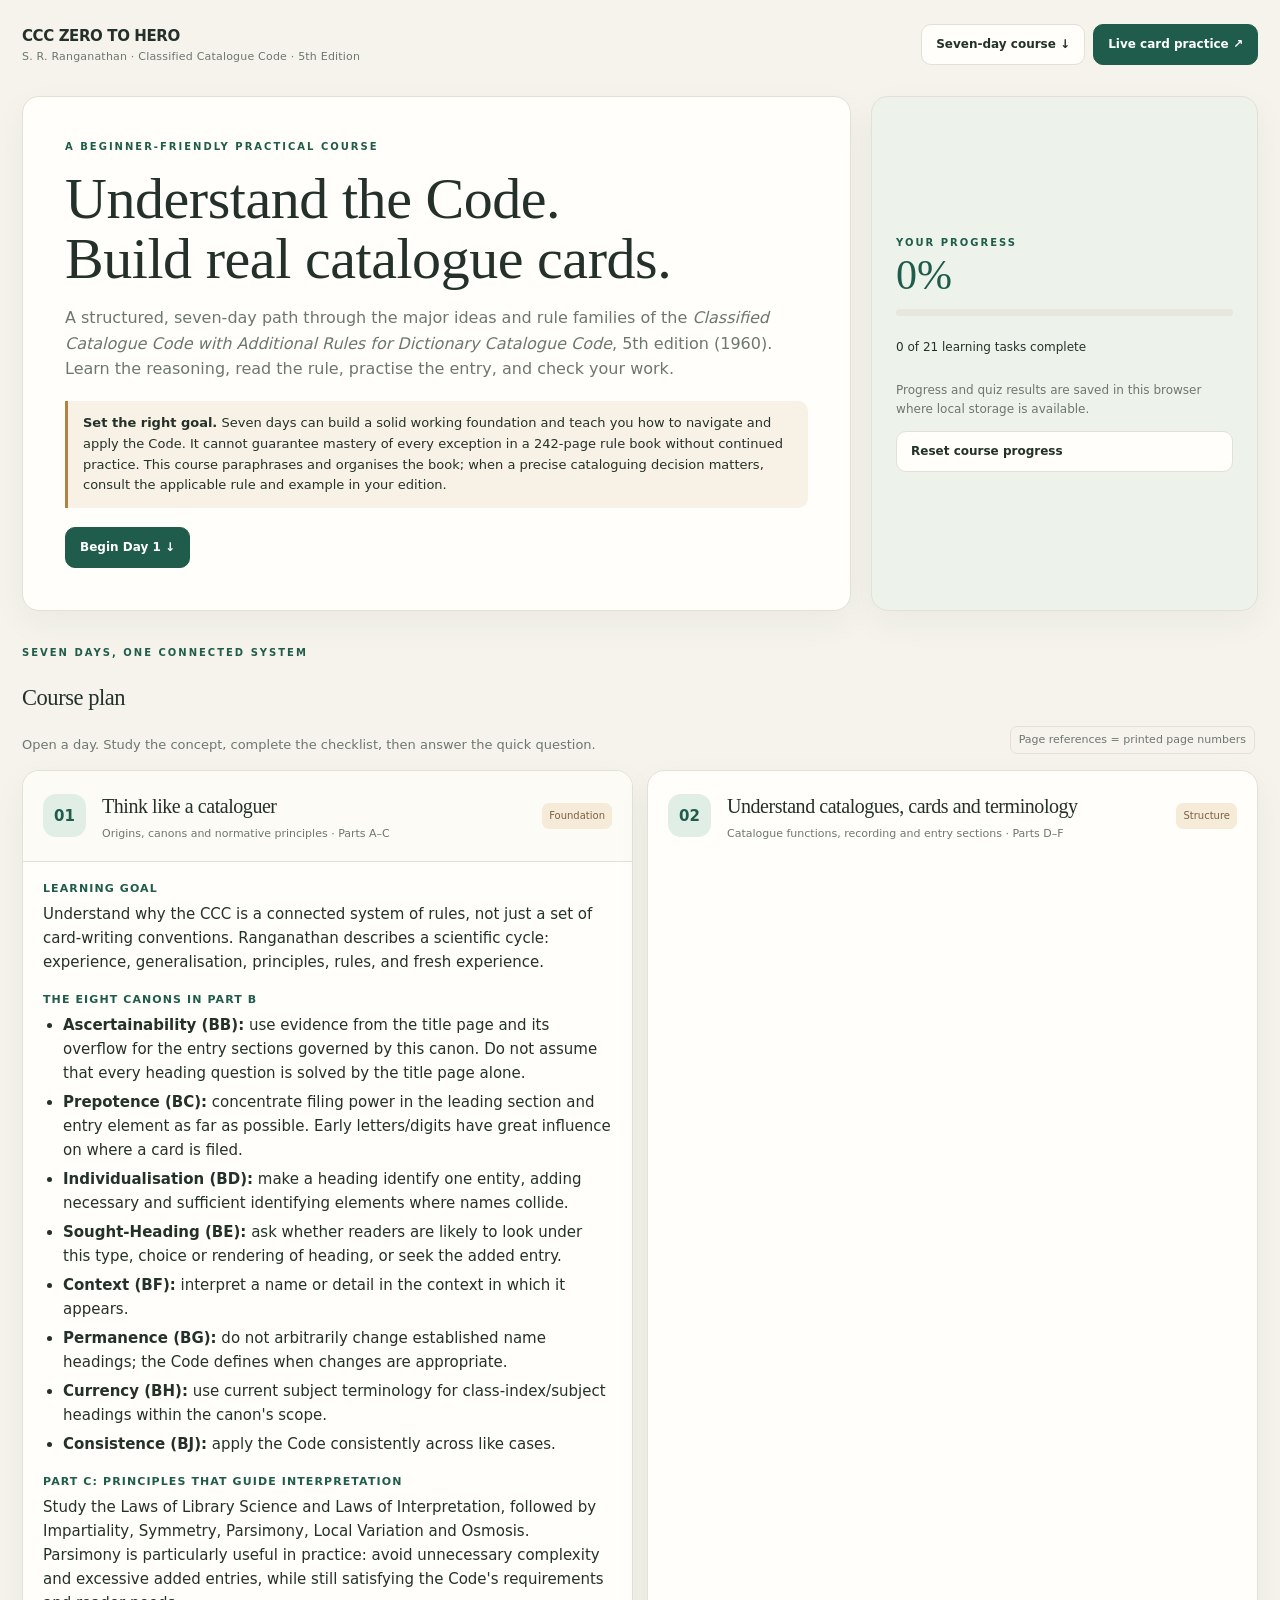
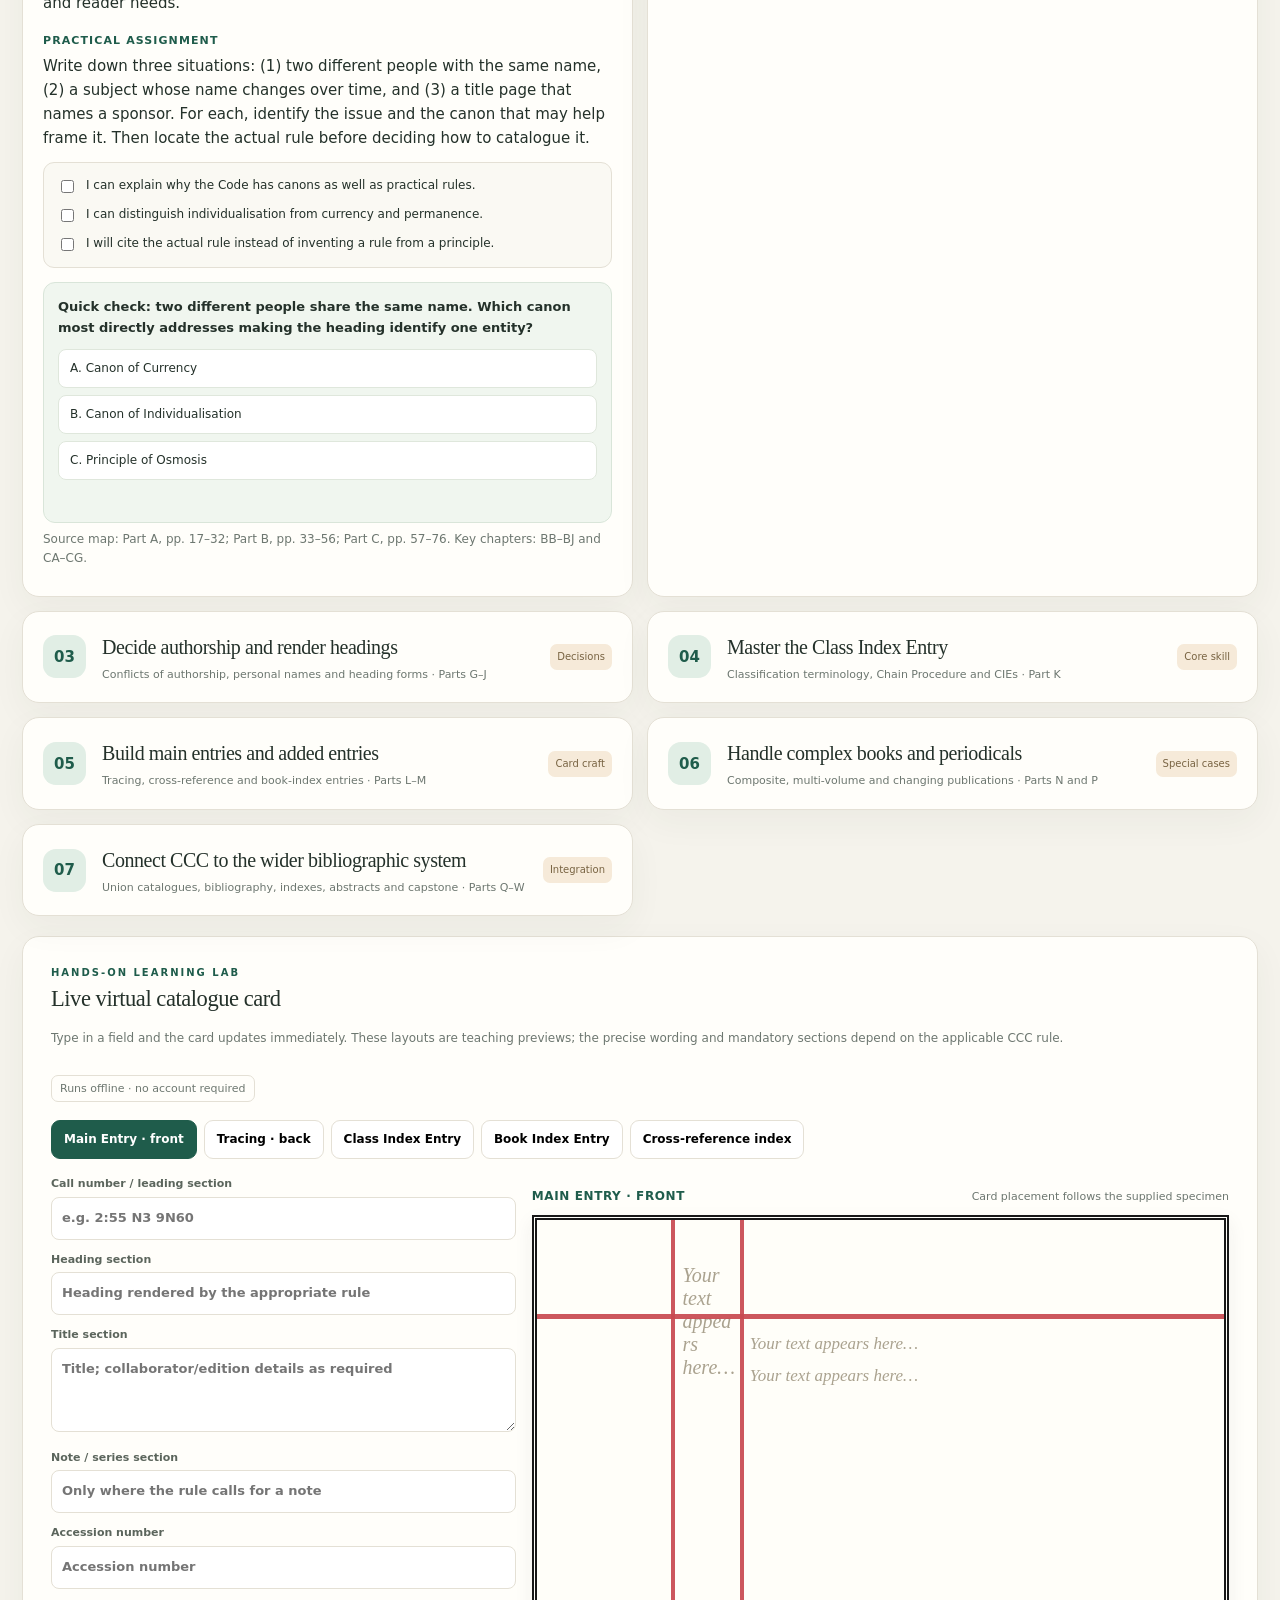
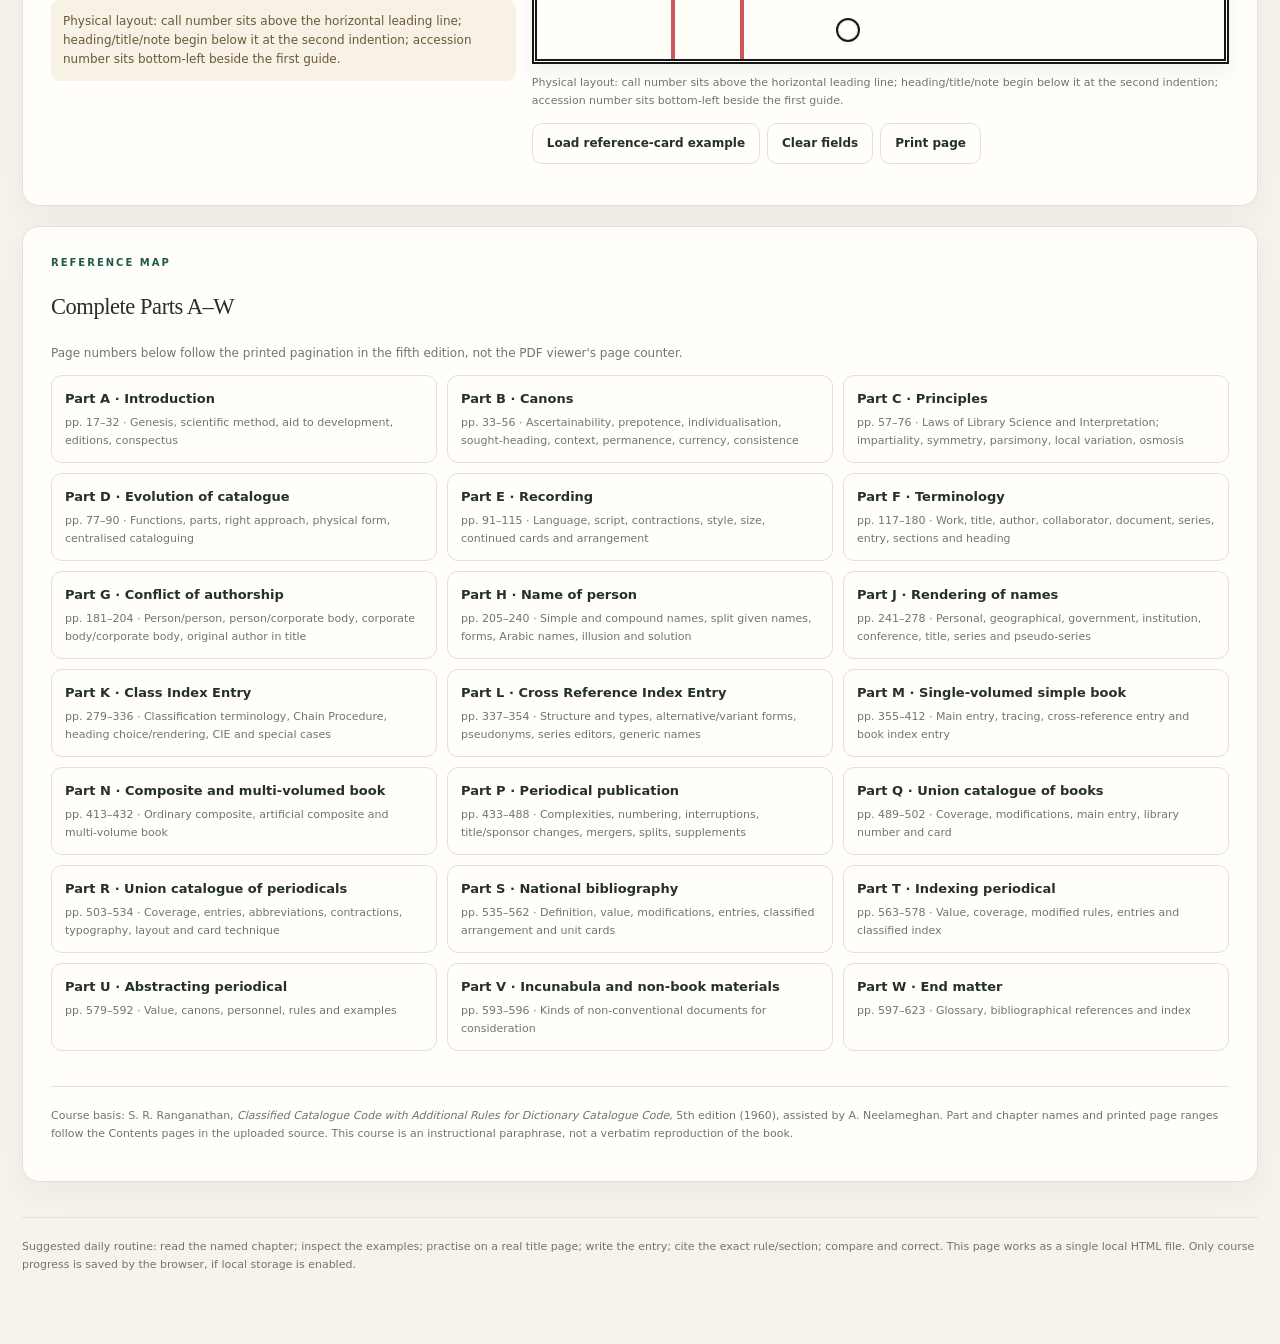
<file: ccc-ranganathan/course.html>
<!doctype html>
<html lang="en">
<head>
<meta charset="utf-8">
<meta name="viewport" content="width=device-width, initial-scale=1">
<meta name="theme-color" content="#1f5c4b">
<title>CCC Zero to Hero — Seven-Day Course</title>
<style>
:root{--bg:#f5f3ec;--paper:#fffefa;--ink:#24312a;--muted:#6d7770;--line:#e4e0d5;--green:#1f5c4b;--green2:#e1eee5;--gold:#b18445;--pale:#f8f1e5;--shadow:0 12px 35px #26372b0c}
*{box-sizing:border-box}html{scroll-behavior:smooth}body{margin:0;background:var(--bg);color:var(--ink);font:15px/1.6 system-ui,-apple-system,BlinkMacSystemFont,"Segoe UI",sans-serif}button,input,textarea,select{font:inherit}button{cursor:pointer}a{color:var(--green)}.wrap{max-width:1320px;margin:auto;padding:24px 22px 70px}.top{display:flex;justify-content:space-between;align-items:center;gap:12px;flex-wrap:wrap}.brand{font-weight:850;letter-spacing:-.4px}.brand small{display:block;color:var(--muted);font-size:11px;letter-spacing:.2px;font-weight:500}.toplinks{display:flex;gap:8px;flex-wrap:wrap}.btn{border:1px solid var(--line);border-radius:10px;padding:10px 14px;background:var(--paper);font-weight:750;font-size:12px;color:var(--ink);display:inline-flex;align-items:center;gap:6px;text-decoration:none}.btn.primary{background:var(--green);color:#fff;border-color:var(--green)}.btn:hover,.tab:hover{filter:brightness(.98)}h1,h2,h3,h4{font-family:Georgia,"Times New Roman",serif;font-weight:500;letter-spacing:-.45px}h1{font-size:clamp(34px,5vw,58px);line-height:1.04;margin:14px 0}.intro{max-width:820px;color:var(--muted);font-size:16px}.eyebrow{color:var(--green);text-transform:uppercase;font-size:10px;letter-spacing:2px;font-weight:850}.hero{display:grid;grid-template-columns:minmax(0,1.5fr) minmax(240px,.7fr);gap:20px;align-items:stretch;margin:30px 0 22px}.hero-main,.hero-side,.panel,.day{border:1px solid var(--line);border-radius:17px;background:var(--paper);box-shadow:var(--shadow)}.hero-main{padding:clamp(22px,4vw,42px)}.hero-side{background:#edf3ea;padding:24px;display:flex;flex-direction:column;justify-content:center}.statbig{font:500 42px Georgia,serif;color:var(--green)}.progress{height:7px;background:#e8e6dd;border-radius:9px;overflow:hidden;margin:10px 0}.progress span{display:block;height:100%;width:0;background:var(--green);transition:width .2s}.muted{color:var(--muted)}.small{font-size:12px}.notice{border-left:3px solid var(--gold);padding:12px 15px;background:var(--pale);border-radius:0 10px 10px 0;font-size:13px;margin:19px 0}.sectionhead{display:flex;justify-content:space-between;gap:15px;align-items:end;margin:34px 0 14px}.sectionhead p{margin:0;color:var(--muted);font-size:13px}.days{display:grid;grid-template-columns:repeat(2,minmax(0,1fr));gap:14px}.day{padding:0;overflow:hidden}.day summary{list-style:none;cursor:pointer;padding:19px 20px;display:grid;grid-template-columns:46px minmax(0,1fr) auto;gap:13px;align-items:center}.day summary::-webkit-details-marker{display:none}.day[open] summary{border-bottom:1px solid var(--line);background:#fcfbf6}.dayno{width:43px;height:43px;border-radius:13px;background:var(--green2);color:var(--green);font-weight:850;display:grid;place-items:center}.day h3{font-size:20px;margin:0 0 3px}.day summary p{font-size:11px;color:var(--muted);margin:0}.daytag{font-size:10px;color:#786342;background:#f6ead9;padding:5px 7px;border-radius:7px;white-space:nowrap}.daybody{padding:20px}.daybody h4{font:800 11px system-ui;text-transform:uppercase;letter-spacing:1.1px;color:var(--green);margin:19px 0 7px}.daybody h4:first-child{margin-top:0}.daybody p{margin:7px 0}.daybody ul,.daybody ol{padding-left:20px;margin:7px 0}.daybody li{margin:5px 0}.sourcechip{display:inline-block;font-size:11px;border:1px solid var(--line);border-radius:7px;padding:4px 8px;color:var(--muted);margin:2px 3px 2px 0}.tasks{display:grid;gap:9px;background:#faf9f3;border:1px solid var(--line);border-radius:11px;padding:13px;margin-top:12px}.tasks label{display:flex;align-items:flex-start;gap:9px;font-size:12px}.tasks input{margin-top:4px;accent-color:var(--green)}.quiz{border:1px solid #d9e5d9;background:#f0f6ef;border-radius:12px;padding:14px;margin-top:14px}.quiz .q{font-weight:800;font-size:13px;margin:0 0 10px}.answers{display:grid;gap:7px}.answers button{text-align:left;background:#fff;border:1px solid #dfe7dc;border-radius:8px;padding:9px 11px;font-size:12px;color:var(--ink)}.answers button:hover{border-color:var(--green)}.quiz-result{font-size:12px;margin-top:10px;font-weight:650;min-height:18px}.map{display:grid;grid-template-columns:repeat(3,minmax(0,1fr));gap:10px}.mapitem{padding:13px;border:1px solid var(--line);border-radius:11px;background:var(--paper)}.mapitem b{display:block;font-size:13px}.mapitem span{display:block;font-size:11px;color:var(--muted);margin-top:4px}.panel{padding:clamp(17px,3vw,28px);margin-top:20px}.studiohead{display:flex;justify-content:space-between;gap:12px;flex-wrap:wrap;align-items:center}.studiohead h2{margin:0 0 6px}.tabs{display:flex;gap:7px;flex-wrap:wrap;margin:16px 0}.tab{border:1px solid var(--line);border-radius:9px;padding:9px 12px;background:white;font-size:12px;font-weight:750}.tab.active{background:var(--green);color:white;border-color:var(--green)}.studiogrid{display:grid;grid-template-columns:minmax(245px,.8fr) minmax(0,1.2fr);gap:16px}.fields{display:grid;gap:11px;align-content:start}.fields label{display:block;font-size:11px;font-weight:750;color:#5b655c}.fields input,.fields textarea,.fields select{width:100%;margin-top:4px;border:1px solid var(--line);border-radius:8px;background:#fff;padding:10px;font-size:13px;color:var(--ink)}.fields textarea{resize:vertical}.cardarea{min-width:0}.card-caption{display:flex;justify-content:space-between;align-items:center;gap:10px;font-size:11px;color:var(--muted);margin:12px 0 8px}.card-caption strong{color:var(--green);font-size:12px;letter-spacing:.6px}.card{width:100%;min-height:0;aspect-ratio:1.55;background:#fffef9;border:5px double #171717;box-shadow:0 7px 19px #3331;padding:0;position:relative;overflow:hidden}.cardbody{position:absolute;inset:0}.physical-card{position:absolute;inset:0;background:#fffef9}.vguide{position:absolute;top:0;bottom:0;border-left:4px solid #c84951;z-index:1;opacity:.92}.vguide.one{left:19.5%}.vguide.two{left:29.5%}.hguide{position:absolute;left:0;right:0;top:21.5%;border-top:5px solid #c84951;z-index:1;opacity:.92}.physical-call{position:absolute;left:21.2%;top:10%;width:8%;font:clamp(10px,1.8vw,20px)/1.15 Georgia,"Times New Roman",serif;color:#222;white-space:pre-wrap;overflow-wrap:anywhere}.physical-text{position:absolute;left:31%;right:2.7%;top:25.5%;bottom:10%;font:clamp(10px,1.55vw,17px)/1.42 "Segoe Print","Comic Sans MS",cursive;color:#29286d;overflow-wrap:anywhere;white-space:pre-wrap}.physical-heading{margin:0 0 8px}.physical-title{margin:0 0 7px}.physical-note{margin:5px 0 0}.physical-accession{position:absolute;left:20.2%;bottom:1.2%;width:9%;font:clamp(10px,1.45vw,16px)/1.1 "Segoe Print","Comic Sans MS",cursive;color:#29286d;white-space:pre-wrap;overflow-wrap:anywhere}.physical-hole{position:absolute;left:43.5%;bottom:4%;width:clamp(12px,3vw,24px);aspect-ratio:1;height:auto;border:2px solid #171717;border-radius:50%;background:#fffef9;z-index:3;box-shadow:inset 0 0 0 1px #e5e0d4}.cie-heading-line{position:absolute;left:31%;right:3%;top:13%;height:7%;font:clamp(11px,1.65vw,18px)/1.15 "Segoe Print","Comic Sans MS",cursive;color:#29286d;white-space:pre-wrap;overflow-wrap:anywhere}.cie-direction{position:absolute;left:31%;right:3%;top:27%;bottom:8%;font:clamp(10px,1.45vw,16px)/1.45 "Segoe Print","Comic Sans MS",cursive;color:#29286d;overflow-wrap:anywhere;white-space:pre-wrap}.cie-inline-number{display:inline;margin-left:.45em;font-weight:600}.chain-demo{margin-top:15px;border:1px solid var(--line);border-radius:11px;background:#faf9f3;padding:13px}.chain-demo[hidden]{display:none}.chain-demo-title{font-size:11px;color:var(--muted);margin-bottom:10px}.chain-cards{display:grid;grid-template-columns:1fr 1fr;gap:10px}.chain-mini{aspect-ratio:1.55;background:#fffef9;border:4px double #171717;position:relative;overflow:hidden}.chain-mini .vguide{border-left-width:3px}.chain-mini .hguide{border-top-width:4px}.chain-mini-heading{position:absolute;left:31%;right:3%;top:13%;height:7%;font:clamp(8px,1.05vw,13px)/1.15 "Segoe Print","Comic Sans MS",cursive;color:#29286d;overflow-wrap:anywhere}.chain-mini-text{position:absolute;left:31%;right:3%;top:27%;bottom:9%;font:clamp(7px,.9vw,11px)/1.35 "Segoe Print","Comic Sans MS",cursive;color:#29286d;overflow-wrap:anywhere}.chain-mini-no{font-weight:700;margin-left:.4em}.chain-mini .physical-hole{width:3%;min-width:9px;max-width:17px;border-width:1.5px;left:43.5%;bottom:4%}.physical-entry{position:absolute;left:31%;right:3%;top:25.5%;bottom:8%;font:clamp(10px,1.45vw,16px)/1.45 "Segoe Print","Comic Sans MS",cursive;color:#29286d;overflow-wrap:anywhere;white-space:pre-wrap}.physical-entry .primary-heading{margin-bottom:10px}.physical-entry .right-number{margin-top:auto;text-align:right;font-weight:700;padding-top:8px}.physical-tracing{position:absolute;left:31%;right:3%;top:25%;bottom:7%;display:grid;grid-template-columns:1fr 1fr;grid-template-rows:1fr 1fr;gap:3px 18px;font:clamp(9px,1.2vw,13px)/1.35 Georgia,serif;color:#222;white-space:pre-wrap;overflow-wrap:anywhere}.physical-tracing .trace-label{font:800 8px/1.2 system-ui,sans-serif;text-transform:uppercase;letter-spacing:.4px;color:#837764;margin-bottom:5px}.physical-tracing .tracepart{min-width:0;overflow:hidden}.physical-tracing .tracepart div{white-space:pre-wrap;overflow-wrap:anywhere}.cardnote{font-size:11px;color:var(--muted);margin-top:10px}.tracegrid{display:grid;grid-template-columns:1fr 1fr;gap:10px}.trace{border:1px solid #e4ddce;min-height:115px;padding:10px}.trace b{font:800 10px system-ui;text-transform:uppercase;letter-spacing:.5px;color:#887d65;display:block;margin-bottom:8px}.trace div{font:12px/1.5 Georgia,serif;white-space:pre-wrap;overflow-wrap:anywhere}.toolrow{display:flex;gap:7px;flex-wrap:wrap;margin:13px 0}.fields .hintbox{padding:12px;border-radius:9px;background:var(--pale);font-size:12px;color:#6b5838}.foot{border-top:1px solid var(--line);margin-top:35px;padding-top:20px;color:var(--muted);font-size:11px}.rulegrid{display:grid;grid-template-columns:repeat(2,minmax(0,1fr));gap:12px}.rulecard{border:1px solid var(--line);padding:15px;border-radius:11px;background:#fff}.rulecard b{display:block;margin-bottom:4px;font-size:13px}.rulecard p{margin:0;color:var(--muted);font-size:12px}.tag{font-size:10px;background:var(--green2);color:var(--green);border-radius:6px;padding:4px 7px;display:inline-block;margin-bottom:7px}@media(max-width:900px){.hero{grid-template-columns:1fr}.days{grid-template-columns:1fr}.studiogrid{grid-template-columns:1fr}.map{grid-template-columns:repeat(2,minmax(0,1fr))}}@media(max-width:530px){.wrap{padding:16px 12px 50px}.day summary{padding:15px;grid-template-columns:40px minmax(0,1fr)}.dayno{width:38px;height:38px}.daytag{grid-column:2;justify-self:start}.card{min-height:245px;aspect-ratio:1.55}.physical-text,.physical-entry{font-size:clamp(9px,2.4vw,13px)}.physical-tracing{font-size:9px;gap:3px 8px}.physical-hole{width:15px;height:15px}.tracegrid,.rulegrid{grid-template-columns:1fr}.map{grid-template-columns:1fr}.sectionhead{align-items:start;flex-direction:column}}
</style>
</head>
<body>
<main class="wrap">
<header class="top"><div class="brand">CCC ZERO TO HERO<small>S. R. Ranganathan · Classified Catalogue Code · 5th Edition</small></div><div class="toplinks"><a href="#course" class="btn">Seven-day course ↓</a><a href="#live-lab" class="btn primary">Live card practice ↗</a></div></header>
<section class="hero"><div class="hero-main"><div class="eyebrow">A beginner-friendly practical course</div><h1>Understand the Code.<br>Build real catalogue cards.</h1><p class="intro">A structured, seven-day path through the major ideas and rule families of the <i>Classified Catalogue Code with Additional Rules for Dictionary Catalogue Code</i>, 5th edition (1960). Learn the reasoning, read the rule, practise the entry, and check your work.</p><div class="notice"><b>Set the right goal.</b> Seven days can build a solid working foundation and teach you how to navigate and apply the Code. It cannot guarantee mastery of every exception in a 242-page rule book without continued practice. This course paraphrases and organises the book; when a precise cataloguing decision matters, consult the applicable rule and example in your edition.</div><a href="#day1" class="btn primary">Begin Day 1 ↓</a></div><aside class="hero-side"><div class="eyebrow">Your progress</div><div class="statbig" id="percent">0%</div><div class="progress"><span id="progressbar"></span></div><p class="small" id="progresscopy">0 learning tasks complete</p><p class="small muted">Progress and quiz results are saved in this browser where local storage is available.</p><button class="btn" onclick="resetCourse()">Reset course progress</button></aside></section>
<div class="sectionhead" id="course"><div><div class="eyebrow">Seven days, one connected system</div><h2>Course plan</h2><p>Open a day. Study the concept, complete the checklist, then answer the quick question.</p></div><span class="sourcechip">Page references = printed page numbers</span></div>
<section class="days">
<details class="day" id="day1" open><summary><span class="dayno">01</span><div><h3>Think like a cataloguer</h3><p>Origins, canons and normative principles · Parts A–C</p></div><span class="daytag">Foundation</span></summary><div class="daybody">
<h4>Learning goal</h4><p>Understand why the CCC is a connected system of rules, not just a set of card-writing conventions. Ranganathan describes a scientific cycle: experience, generalisation, principles, rules, and fresh experience.</p>
<h4>The eight canons in Part B</h4><ul><li><b>Ascertainability (BB):</b> use evidence from the title page and its overflow for the entry sections governed by this canon. Do not assume that every heading question is solved by the title page alone.</li><li><b>Prepotence (BC):</b> concentrate filing power in the leading section and entry element as far as possible. Early letters/digits have great influence on where a card is filed.</li><li><b>Individualisation (BD):</b> make a heading identify one entity, adding necessary and sufficient identifying elements where names collide.</li><li><b>Sought-Heading (BE):</b> ask whether readers are likely to look under this type, choice or rendering of heading, or seek the added entry.</li><li><b>Context (BF):</b> interpret a name or detail in the context in which it appears.</li><li><b>Permanence (BG):</b> do not arbitrarily change established name headings; the Code defines when changes are appropriate.</li><li><b>Currency (BH):</b> use current subject terminology for class-index/subject headings within the canon's scope.</li><li><b>Consistence (BJ):</b> apply the Code consistently across like cases.</li></ul>
<h4>Part C: principles that guide interpretation</h4><p>Study the Laws of Library Science and Laws of Interpretation, followed by Impartiality, Symmetry, Parsimony, Local Variation and Osmosis. Parsimony is particularly useful in practice: avoid unnecessary complexity and excessive added entries, while still satisfying the Code's requirements and reader needs.</p>
<h4>Practical assignment</h4><p>Write down three situations: (1) two different people with the same name, (2) a subject whose name changes over time, and (3) a title page that names a sponsor. For each, identify the issue and the canon that may help frame it. Then locate the actual rule before deciding how to catalogue it.</p>
<div class="tasks"><label><input type="checkbox" data-task="1a"> I can explain why the Code has canons as well as practical rules.</label><label><input type="checkbox" data-task="1b"> I can distinguish individualisation from currency and permanence.</label><label><input type="checkbox" data-task="1c"> I will cite the actual rule instead of inventing a rule from a principle.</label></div>
<div class="quiz" data-answer="b"><p class="q">Quick check: two different people share the same name. Which canon most directly addresses making the heading identify one entity?</p><div class="answers"><button data-choice="a" onclick="answerQuiz(this)">A. Canon of Currency</button><button data-choice="b" onclick="answerQuiz(this)">B. Canon of Individualisation</button><button data-choice="c" onclick="answerQuiz(this)">C. Principle of Osmosis</button></div><div class="quiz-result"></div></div><p class="small muted">Source map: Part A, pp. 17–32; Part B, pp. 33–56; Part C, pp. 57–76. Key chapters: BB–BJ and CA–CG.</p></div></details>
<details class="day" id="day2"><summary><span class="dayno">02</span><div><h3>Understand catalogues, cards and terminology</h3><p>Catalogue functions, recording and entry sections · Parts D–F</p></div><span class="daytag">Structure</span></summary><div class="daybody">
<h4>Learn the system before filling the card</h4><p>Part D explains the functions and parts of a library catalogue, the reader's approach, physical forms and centralised cataloguing. Part E deals with language and script, articles and contractions, style of writing, size of book, continued cards, and arrangement of entries in the classified and alphabetical parts.</p>
<h4>Terminology from Part F</h4><ul><li><b>Work and document:</b> distinguish the intellectual work from the document that embodies it.</li><li><b>Author:</b> identify responsibility for the thought and expression of the work; do not assume that every named person has the same role.</li><li><b>Collaborator:</b> a person or body associated with a work in a secondary capacity, such as editor, translator, illustrator or reviser, where the applicable rules treat that role as collaboration.</li><li><b>Sponsor:</b> a person or body supporting publication; sponsorship by itself does not prove authorship.</li><li><b>Series, related documents and edition:</b> identify these separately and consult their terminology/rules rather than collapsing them into a general note.</li><li><b>Entry and heading:</b> an entry is a catalogue unit; the heading is the element used to organise/access that entry.</li></ul>
<h4>Main-entry sections</h4><p>The Code defines a leading section, heading section, title section, bibliographical section, locus section, note section, annotation section, accession-number section, tracing section, directing section, second section and index-number section for the applicable entry types. Not every entry contains every section.</p><p>For a main-entry card, the front carries its prescribed descriptive sections and accession number; the back carries the tracing section identifying the added entries. The precise contents depend on the type of document and the relevant rule.</p>
<h4>Practical assignment</h4><p>Choose a book and inspect its title page, overflow, preliminary pages and series information. Make notes on the author's role, collaborators, edition, imprint, physical description and series. Label these facts before writing a card.</p>
<div class="tasks"><label><input type="checkbox" data-task="2a"> I can distinguish author, collaborator and sponsor.</label><label><input type="checkbox" data-task="2b"> I can name the main-entry card sections and their functions.</label><label><input type="checkbox" data-task="2c"> I can explain the difference between classified and alphabetical catalogue parts.</label></div>
<div class="quiz" data-answer="c"><p class="q">Quick check: which section on the back of a main-entry card indicates its added entries?</p><div class="answers"><button data-choice="a" onclick="answerQuiz(this)">A. Title section</button><button data-choice="b" onclick="answerQuiz(this)">B. Accession-number section</button><button data-choice="c" onclick="answerQuiz(this)">C. Tracing section</button></div><div class="quiz-result"></div></div><p class="small muted">Source map: Part D, pp. 77–90; Part E, pp. 91–115; Part F, pp. 117–180. Key chapters: FN (Entry), FQ (Sections of Entry), FR (Heading).</p></div></details>
<details class="day" id="day3"><summary><span class="dayno">03</span><div><h3>Decide authorship and render headings</h3><p>Conflicts of authorship, personal names and heading forms · Parts G–J</p></div><span class="daytag">Decisions</span></summary><div class="daybody">
<h4>Start with responsibility, not appearance</h4><p>Part G treats conflicts such as person versus person, person versus corporate body, corporate body versus corporate body, and cases where an original author's name is merged into a title. Part H treats forms of personal names. Part J gives rules for rendering personal and geographical names, governments, institutions, conferences, titles, series and pseudo-series.</p>
<h4>A repeatable decision process</h4><ol><li>Read the title page and its overflow; identify every named person and corporate body, and where each appears.</li><li>Determine the nature of the work and who is responsible for its thought/expression.</li><li>Separate authorship from secondary contribution, sponsorship, publication and editorial work.</li><li>Identify the entity type for the heading: person, geographical entity, government, institution, conference, title or series.</li><li>Use the relevant Part G rule to resolve authorship, then the relevant Part H/J rule to choose and render the heading. Check homonyms and variant forms.</li></ol>
<h4>Practice cases</h4><p>Consider a lecture with notes compiled by another person; an administrative report that names an officer; a work by two joint authors; a work credited to three or more authors; and a series with a generic name that can be confused with another. For each, state which chapter family you would inspect before deciding.</p>
<div class="tasks"><label><input type="checkbox" data-task="3a"> I can separate authorship from a collaborator's role.</label><label><input type="checkbox" data-task="3b"> I know the conflict-of-authorship chapters to consult.</label><label><input type="checkbox" data-task="3c"> I can separate choosing a heading from rendering its form.</label></div>
<div class="quiz" data-answer="a"><p class="q">Quick check: a person translates a work written by someone else. Which role should you investigate first in the Code's terminology?</p><div class="answers"><button data-choice="a" onclick="answerQuiz(this)">A. Collaborator</button><button data-choice="b" onclick="answerQuiz(this)">B. Sponsor</button><button data-choice="c" onclick="answerQuiz(this)">C. Automatically a joint author</button></div><div class="quiz-result"></div></div><p class="small muted">Source map: Part G, pp. 181–204; Part H, pp. 205–240; Part J, pp. 241–278.</p></div></details>
<details class="day" id="day4"><summary><span class="dayno">04</span><div><h3>Master the Class Index Entry</h3><p>Classification terminology, Chain Procedure and CIEs · Part K</p></div><span class="daytag">Core skill</span></summary><div class="daybody">
<h4>What a Class Index Entry does</h4><p>A Class Index Entry (CIE) is a general added word-entry in a Classified Catalogue, referring from a class name to its class number. It lets a reader who starts with the name of a subject find the class number and then the Classified Part of the catalogue.</p>
<h4>Chain Procedure</h4><p>The Code derives CIEs by Chain Procedure from the class number of the Main Entry or of a Cross Reference Entry. Learn the terminology of classification, chain and link, sought link, unsought link and false link as used in the Code's examples. Do not assume that each number fragment automatically creates an index entry: follow the specific chain-procedure rules and examples.</p>
<h4>Part K's decision sequence</h4><ul><li><b>KA–KC:</b> learn the terminology of classification and the chain procedure, then work through the examples of chain and link.</li><li><b>KD–KE:</b> decide the class-index heading and learn the prescribed rendering of that heading.</li><li><b>KF–KG:</b> learn the structure and study the worked examples of Class Index Entries.</li><li><b>KH–KL:</b> consult the chapters on classic works, commission reports, homonyms in class-index headings and feature headings where relevant.</li><li><b>KZD:</b> check the dictionary-catalogue modifications where that alternative is being used.</li></ul>
<h4>Model structure</h4><div class="sourcechip">Heading (e.g. PHYSICS.)</div><div class="sourcechip">Directing statement</div><div class="sourcechip">Class number (e.g. C) at right</div><p>The wording and number placement in the CIE preview below reproduce the training pattern illustrated in your accompanying skeleton-card handout. For an actual classification number, derive the heading by the rule and verify it against Part K of the fifth edition.</p>
<div class="tasks"><label><input type="checkbox" data-task="4a"> I can explain the purpose of a Class Index Entry.</label><label><input type="checkbox" data-task="4b"> I can explain why Chain Procedure is used for CIEs.</label><label><input type="checkbox" data-task="4c"> I can distinguish choice of heading from rendering the heading.</label></div>
<div class="quiz" data-answer="b"><p class="q">Quick check: what is the direct purpose of a CIE in a Classified Catalogue?</p><div class="answers"><button data-choice="a" onclick="answerQuiz(this)">A. Give the full description of one specific book</button><button data-choice="b" onclick="answerQuiz(this)">B. Direct from a class name/subject heading to a class number</button><button data-choice="c" onclick="answerQuiz(this)">C. Record the book's accession number</button></div><div class="quiz-result"></div></div><p class="small muted">Source map: Part K, pp. 279–336; especially KB–KC, KD–KE, KF–KG, KK and KL.</p></div></details>
<details class="day" id="day5"><summary><span class="dayno">05</span><div><h3>Build main entries and added entries</h3><p>Tracing, cross-reference and book-index entries · Parts L–M</p></div><span class="daytag">Card craft</span></summary><div class="daybody">
<h4>One document, several access points</h4><p>The Main Entry is a specific entry giving maximum information about the whole document. Other specific or general entries are normally derived from it, but each entry type supports a different search path.</p><ul><li><b>Main Entry:</b> contains the maximum information prescribed for the whole document. Part M treats source, sections, leading section, heading, title, note, accession number and tracing.</li><li><b>Tracing Section:</b> on the back of the Main Entry card, it indicates the added entries made for the document. It is the inventory that should match the entries you actually prepare.</li><li><b>Cross Reference Entry (classified catalogue):</b> consult Part M's relevant rule to relate the document to its class/locus as prescribed.</li><li><b>Book Index Entry (BIE):</b> a specific added word-entry for a particular document. It gives a heading, a specification of the document, and its call number/index-number section under the relevant rule.</li><li><b>Cross Reference Index Entry (CRIE):</b> a general added entry directing from one word or set of words to another, often from an alternative form to a preferred heading. Part L includes alternative name, variant-form, pseudonym/real-name, editor-of-series and generic-name entries.</li></ul>
<h4>Use this workflow for an ordinary single-volume simple book</h4><ol><li>Inspect the source pages and distinguish facts from decisions.</li><li>Resolve authorship (Part G), then choose and render the heading (Parts H/J).</li><li>Write the Main Entry sections using Part M's applicable rule.</li><li>Determine which additional access points are supported and required; consult K, L and M.</li><li>Record all added entries in tracing; write the entries separately and cross-check them against the tracing.</li></ol>
<div class="tasks"><label><input type="checkbox" data-task="5a"> I can describe the Main Entry front and tracing back.</label><label><input type="checkbox" data-task="5b"> I can distinguish CIE, BIE and CRIE by their function.</label><label><input type="checkbox" data-task="5c"> I know tracing must correspond to the added entries actually prepared.</label></div>
<div class="quiz" data-answer="c"><p class="q">Quick check: which entry is a specific added word-entry for one particular document?</p><div class="answers"><button data-choice="a" onclick="answerQuiz(this)">A. Class Index Entry</button><button data-choice="b" onclick="answerQuiz(this)">B. Cross Reference Index Entry</button><button data-choice="c" onclick="answerQuiz(this)">C. Book Index Entry</button></div><div class="quiz-result"></div></div><p class="small muted">Source map: Part L, pp. 337–354; Part M, pp. 355–412. Key Part M chapters: MA–MH, MJ and MK.</p></div></details>
<details class="day" id="day6"><summary><span class="dayno">06</span><div><h3>Handle complex books and periodicals</h3><p>Composite, multi-volume and changing publications · Parts N and P</p></div><span class="daytag">Special cases</span></summary><div class="daybody">
<h4>Classify the document type first</h4><p>Part N covers ordinary composite books, artificial composite books and multi-volumed books. In the Code's terminology, a composite book contains two or more contributions, each with its own title, that do not form one continuous exposition. An ordinary composite book has a generic title for the contributions collectively; an artificial composite book lacks such a common generic title and may have been assembled by a publisher or library.</p><p>Part P treats periodical-publication complexities: simple periodical publications, irregularities in volume-number, interrupted publication, changes of title and sponsor, amalgamation, splitting up, supplements and combinations of these complexities.</p>
<h4>Practical workflow</h4><ol><li>Identify the work type: simple book, composite book, multi-volumed work or continuing publication.</li><li>Write down the publication history before deciding how to catalogue it.</li><li>Identify exactly what happened: numbering irregularity, interruption, title/sponsor change, merge, split or supplement.</li><li>Consult the matching N or P chapter and its examples before preparing the main entry or related entries.</li></ol><p>The terminology section distinguishes periodicals made up of distinct contributions from serials that generally provide a similar type of information in a recurring pattern. Use the Code's definitions and the matching rules on borderline cases.</p>
<div class="tasks"><label><input type="checkbox" data-task="6a"> I can distinguish ordinary and artificial composite books in the Code's terms.</label><label><input type="checkbox" data-task="6b"> I can identify when to start with Part N rather than Part M.</label><label><input type="checkbox" data-task="6c"> I know to inspect the exact Part P chapter for a change, split, merger, supplement or numbering issue.</label></div>
<div class="quiz" data-answer="a"><p class="q">Quick check: a periodical changes title and sponsor. Which Part should you consult first for its periodical-specific treatment?</p><div class="answers"><button data-choice="a" onclick="answerQuiz(this)">A. Part P — Periodical Publication</button><button data-choice="b" onclick="answerQuiz(this)">B. Part K — Class Index Entry</button><button data-choice="c" onclick="answerQuiz(this)">C. Part H — Name of Person</button></div><div class="quiz-result"></div></div><p class="small muted">Source map: Part N, pp. 413–432; Part P, pp. 433–488.</p></div></details>
<details class="day" id="day7"><summary><span class="dayno">07</span><div><h3>Connect CCC to the wider bibliographic system</h3><p>Union catalogues, bibliography, indexes, abstracts and capstone · Parts Q–W</p></div><span class="daytag">Integration</span></summary><div class="daybody">
<h4>Finish the book map</h4><ul><li><b>Part Q:</b> Union Catalogue of Books — coverage, modifications, main entry, library number and card.</li><li><b>Part R:</b> Union Catalogue of Periodical Publications — coverage, users, physical form, main/other entries, abbreviations, contractions, typography, layout, pagination and card technique.</li><li><b>Part S:</b> National Bibliography — definition, value, physical form, rule modifications, entries, arrangement and printed unit cards.</li><li><b>Part T:</b> Indexing Periodical — value, coverage, rule modifications, entries and classified index.</li><li><b>Part U:</b> Abstracting Periodical — value, canons, personnel, rule modifications, main entry and examples.</li><li><b>Part V:</b> incunabula and non-book materials for consideration.</li><li><b>Part W:</b> glossary, bibliographical references and index — navigation and reference aids for the entire Code.</li></ul>
<h4>Capstone: catalogue one real item</h4><ol><li>Collect the title-page/overflow information and other relevant source data.</li><li>Decide the author/responsibility and heading, citing the section consulted.</li><li>Draft the Main Entry using the appropriate sections and style rules.</li><li>If the exercise requires a Class Index Entry, derive it by the Part K procedure.</li><li>Prepare required Book Index and cross-reference entries under Parts L–M.</li><li>Check that tracing matches the added entries; review filing and any special document-type rules.</li></ol><p>For union catalogues, national bibliography, indexing and abstracting, use the relevant Part rather than forcing the case into the ordinary simple-book workflow.</p>
<div class="tasks"><label><input type="checkbox" data-task="7a"> I can use the contents and index to locate a rule for an unfamiliar case.</label><label><input type="checkbox" data-task="7b"> I can name the Part for union catalogues, national bibliography, indexing and abstracting.</label><label><input type="checkbox" data-task="7c"> I completed a whole-document capstone and recorded the rules consulted.</label></div>
<div class="quiz" data-answer="b"><p class="q">Quick check: a work is being catalogued as part of a national bibliography. Which Part should you check first?</p><div class="answers"><button data-choice="a" onclick="answerQuiz(this)">A. Part L — Cross Reference Index Entry</button><button data-choice="b" onclick="answerQuiz(this)">B. Part S — National Bibliography</button><button data-choice="c" onclick="answerQuiz(this)">C. Part V — Non-Book Materials</button></div><div class="quiz-result"></div></div><p class="small muted">Source map: Parts Q–W, pp. 489–623. Use Part W's glossary and index as navigation tools.</p></div></details>
</section>
<section class="panel" id="live-lab"><div class="studiohead"><div><div class="eyebrow">Hands-on learning lab</div><h2>Live virtual catalogue card</h2><p class="muted small">Type in a field and the card updates immediately. These layouts are teaching previews; the precise wording and mandatory sections depend on the applicable CCC rule.</p></div><span class="sourcechip">Runs offline · no account required</span></div>
<div class="tabs"><button class="tab active" data-mode="main" onclick="setMode('main')">Main Entry · front</button><button class="tab" data-mode="trace" onclick="setMode('trace')">Tracing · back</button><button class="tab" data-mode="cie" onclick="setMode('cie')">Class Index Entry</button><button class="tab" data-mode="bie" onclick="setMode('bie')">Book Index Entry</button><button class="tab" data-mode="crie" onclick="setMode('crie')">Cross-reference index</button></div>
<div class="studiogrid"><div class="fields" id="fields"></div><div class="cardarea"><div class="card-caption"><strong id="cardtitle">MAIN ENTRY · FRONT</strong><span>Card placement follows the supplied specimen</span></div><div class="card" id="card"><div class="cardbody" id="cardbody"></div></div><div class="chain-demo" id="cie-chain-demo" hidden><div class="chain-demo-title"><b>Chain Procedure · paired CIE specimen</b><br>Two distinct cards derived from the subject chain shown in your image. Each card has its own heading, directing statement, class number and lower-centre punch hole.</div><div class="chain-cards"><div class="chain-mini"><div class="vguide one"></div><div class="vguide two"></div><div class="hguide"></div><div class="chain-mini-heading">CITY, SOCIOLOGY</div><div class="chain-mini-text">For documents in this Class and its Subdivisions, see the Classified Part of the Catalogue under the Class Number.<span class="chain-mini-no">Y35</span></div><div class="physical-hole"></div></div><div class="chain-mini"><div class="vguide one"></div><div class="vguide two"></div><div class="hguide"></div><div class="chain-mini-heading">SOCIOLOGY</div><div class="chain-mini-text">For documents in this Class and its Subdivisions, see the Classified Part of the Catalogue under the Class Number.<span class="chain-mini-no">Y</span></div><div class="physical-hole"></div></div></div></div><p class="cardnote" id="cardnote">Call number above the horizontal leading line; the heading and bibliographic text begin below it at the second indention; accession number sits on the bottom-most line beside the first vertical guide. The red guides are visual aids.</p><div class="toolrow"><button class="btn" onclick="loadExample()">Load reference-card example</button><button class="btn" onclick="clearLab()">Clear fields</button><button class="btn" onclick="window.print()">Print page</button></div></div></div></section>
<section class="panel"><div class="eyebrow">Reference map</div><h2>Complete Parts A–W</h2><p class="muted small">Page numbers below follow the printed pagination in the fifth edition, not the PDF viewer's page counter.</p><div class="map">
<div class="mapitem"><b>Part A · Introduction</b><span>pp. 17–32 · Genesis, scientific method, aid to development, editions, conspectus</span></div><div class="mapitem"><b>Part B · Canons</b><span>pp. 33–56 · Ascertainability, prepotence, individualisation, sought-heading, context, permanence, currency, consistence</span></div><div class="mapitem"><b>Part C · Principles</b><span>pp. 57–76 · Laws of Library Science and Interpretation; impartiality, symmetry, parsimony, local variation, osmosis</span></div><div class="mapitem"><b>Part D · Evolution of catalogue</b><span>pp. 77–90 · Functions, parts, right approach, physical form, centralised cataloguing</span></div><div class="mapitem"><b>Part E · Recording</b><span>pp. 91–115 · Language, script, contractions, style, size, continued cards and arrangement</span></div><div class="mapitem"><b>Part F · Terminology</b><span>pp. 117–180 · Work, title, author, collaborator, document, series, entry, sections and heading</span></div><div class="mapitem"><b>Part G · Conflict of authorship</b><span>pp. 181–204 · Person/person, person/corporate body, corporate body/corporate body, original author in title</span></div><div class="mapitem"><b>Part H · Name of person</b><span>pp. 205–240 · Simple and compound names, split given names, forms, Arabic names, illusion and solution</span></div><div class="mapitem"><b>Part J · Rendering of names</b><span>pp. 241–278 · Personal, geographical, government, institution, conference, title, series and pseudo-series</span></div><div class="mapitem"><b>Part K · Class Index Entry</b><span>pp. 279–336 · Classification terminology, Chain Procedure, heading choice/rendering, CIE and special cases</span></div><div class="mapitem"><b>Part L · Cross Reference Index Entry</b><span>pp. 337–354 · Structure and types, alternative/variant forms, pseudonyms, series editors, generic names</span></div><div class="mapitem"><b>Part M · Single-volumed simple book</b><span>pp. 355–412 · Main entry, tracing, cross-reference entry and book index entry</span></div><div class="mapitem"><b>Part N · Composite and multi-volumed book</b><span>pp. 413–432 · Ordinary composite, artificial composite and multi-volume book</span></div><div class="mapitem"><b>Part P · Periodical publication</b><span>pp. 433–488 · Complexities, numbering, interruptions, title/sponsor changes, mergers, splits, supplements</span></div><div class="mapitem"><b>Part Q · Union catalogue of books</b><span>pp. 489–502 · Coverage, modifications, main entry, library number and card</span></div><div class="mapitem"><b>Part R · Union catalogue of periodicals</b><span>pp. 503–534 · Coverage, entries, abbreviations, contractions, typography, layout and card technique</span></div><div class="mapitem"><b>Part S · National bibliography</b><span>pp. 535–562 · Definition, value, modifications, entries, classified arrangement and unit cards</span></div><div class="mapitem"><b>Part T · Indexing periodical</b><span>pp. 563–578 · Value, coverage, modified rules, entries and classified index</span></div><div class="mapitem"><b>Part U · Abstracting periodical</b><span>pp. 579–592 · Value, canons, personnel, rules and examples</span></div><div class="mapitem"><b>Part V · Incunabula and non-book materials</b><span>pp. 593–596 · Kinds of non-conventional documents for consideration</span></div><div class="mapitem"><b>Part W · End matter</b><span>pp. 597–623 · Glossary, bibliographical references and index</span></div></div>
<p class="foot">Course basis: S. R. Ranganathan, <i>Classified Catalogue Code with Additional Rules for Dictionary Catalogue Code</i>, 5th edition (1960), assisted by A. Neelameghan. Part and chapter names and printed page ranges follow the Contents pages in the uploaded source. This course is an instructional paraphrase, not a verbatim reproduction of the book.</p></section>
<footer class="foot">Suggested daily routine: read the named chapter; inspect the examples; practise on a real title page; write the entry; cite the exact rule/section; compare and correct. This page works as a single local HTML file. Only course progress is saved by the browser, if local storage is enabled.</footer>
</main>
<script>
(function(){
const STORE='ccc-zero-to-hero-standalone-v1';let state={tasks:{},quizzes:{}};try{state=Object.assign(state,JSON.parse(localStorage.getItem(STORE)||'{}'));}catch(e){state={tasks:{},quizzes:{}};}
function save(){try{localStorage.setItem(STORE,JSON.stringify(state));}catch(e){} updateProgress();}
function updateProgress(){const boxes=Array.from(document.querySelectorAll('[data-task]'));let n=0;boxes.forEach(b=>{b.checked=!!state.tasks[b.dataset.task];if(b.checked)n++;});const pct=Math.round(100*n/Math.max(1,boxes.length));document.getElementById('percent').textContent=pct+'%';document.getElementById('progressbar').style.width=pct+'%';document.getElementById('progresscopy').textContent=n+' of '+boxes.length+' learning tasks complete';}
document.querySelectorAll('[data-task]').forEach(b=>b.addEventListener('change',()=>{state.tasks[b.dataset.task]=b.checked;save();}));
window.answerQuiz=function(button){const quiz=button.closest('.quiz');if(quiz.dataset.done==='1')return;const isCorrect=button.dataset.choice===quiz.dataset.answer;quiz.dataset.done='1';quiz.querySelectorAll('button').forEach(b=>{b.disabled=true;if(b.dataset.choice===quiz.dataset.answer){b.style.borderColor='#367653';b.style.background='#e3f2e6';}else if(b===button){b.style.borderColor='#bb6b52';b.style.background='#fff0e9';}});quiz.querySelector('.quiz-result').textContent=isCorrect?'Correct. Explain why the answer fits, then revisit the source chapter.':'Not quite. The correct answer is highlighted. Re-read the lesson and explain the distinction in your own words.';state.quizzes[quiz.closest('.day').id]=isCorrect;save();};
window.resetCourse=function(){if(!confirm('Clear all course checklist and quiz results saved by this browser?'))return;state={tasks:{},quizzes:{}};try{localStorage.removeItem(STORE);}catch(e){}document.querySelectorAll('[data-task]').forEach(b=>b.checked=false);document.querySelectorAll('.quiz').forEach(q=>{q.dataset.done='0';q.querySelectorAll('button').forEach(b=>{b.disabled=false;b.style.borderColor='';b.style.background='';});q.querySelector('.quiz-result').textContent='';});updateProgress();};
const modes={main:{title:'MAIN ENTRY · FRONT',note:'Physical layout: call number sits above the horizontal leading line; heading/title/note begin below it at the second indention; accession number sits bottom-left beside the first guide.',fields:[['call','Call number / leading section','input','e.g. 2:55 N3 9N60'],['heading','Heading section','input','Heading rendered by the appropriate rule'],['title','Title section','textarea','Title; collaborator/edition details as required'],['note','Note / series section','input','Only where the rule calls for a note'],['acc','Accession number','input','Accession number']]},trace:{title:'TRACING SECTION · BACK',note:'Tracing is on the back of the Main Entry card and indicates the added entries. These four labelled boxes are a practice guide; follow Part M for the actual tracing rule and the entries required in each case.',fields:[['cross','Cross-reference entries','textarea','Enter entries required by the exercise'],['cie','Class Index Entries','textarea','List the CIE headings prepared'],['bie','Book Index Entries','textarea','List author/title/collaborator entries prepared'],['crie','Cross-reference index entries','textarea','List cross-reference index entries prepared']]},cie:{title:'CLASS INDEX ENTRY',note:'A Class Index Entry directs from a class name/subject heading to a class number. Follow Part K for the exact chain procedure, heading form, direction and index-number placement.',fields:[['cieHead','Class-index heading','input','e.g. PHYSICS.'],['cieText','Directing statement','textarea','Direct the reader to the Classified Part under the class number'],['cieNo','Class number','input','e.g. C']]},bie:{title:'BOOK INDEX ENTRY',note:'A Book Index Entry is a specific added word-entry for a particular document. The heading, document specification and call number should follow the applicable Part M rule.',fields:[['bieHead','Book-index heading','input','Author or title heading as prescribed'],['bieTitle','Document specification','textarea','Identify the particular document'],['bieNo','Call number','input','Call number of the document']]},crie:{title:'CROSS-REFERENCE INDEX ENTRY',note:'A cross-reference index entry directs from a referred-from heading to a referred-to heading. The exact form depends on the kind of alternative/variant case in Part L.',fields:[['crieFrom','Referred-from heading','input','Alternative or variant form'],['crieDir','Directing word/phrase','input','e.g. See'],['crieTo','Referred-to heading','input','Preferred heading']]}};
let currentMode='main';const values={};Object.keys(modes).forEach(k=>modes[k].fields.forEach(f=>values[f[0]]=''));
const examples={main:{call:'Y35 N32',heading:'DAVIE (Maurice R.) (1893-)',title:'Problems of city life: A study of urban sociology. Ed 4. Ed by William Crowtty & James Alwatson.',note:'(Wiley Social Science Series. Ed by Henry Platt Fairchild. 3)',acc:'3946'},trace:{cross:'',cie:'Classified Catalogue Code.\nCataloguing Practice.\nLibrary Science.',bie:'Ranganathan (Shiyali Ramamrita) (1892).\nClassified Catalogue Code with additional rules for Dictionary Catalogue Code.',crie:'Madras Library Association, Publication Series.'},cie:{cieHead:'PHYSICS.',cieText:'For documents in this Class and its Subdivisions, see the Classified Part of the catalogue under the Class Number.',cieNo:'C'},bie:{bieHead:'HOPKINS (Benett).',bieTitle:'Introduction to physics. Ed 2.',bieNo:'C N55'},crie:{crieFrom:'Salisbury',crieDir:'See',crieTo:'Howard (Henry)'}};
const fieldsEl=document.getElementById('fields'),card=document.getElementById('card'),cardBody=document.getElementById('cardbody');
function esc(s){return String(s||'').replace(/[&<>"']/g,c=>({'&':'&amp;','<':'&lt;','>':'&gt;','"':'&quot;',"'":'&#39;'}[c]));}
function setMode(mode){currentMode=mode;document.querySelectorAll('[data-mode]').forEach(b=>b.classList.toggle('active',b.dataset.mode===mode));document.getElementById('cie-chain-demo').hidden=mode!=='cie';fieldsEl.innerHTML=modes[mode].fields.map(f=>'<label>'+esc(f[1])+(f[2]==='textarea'?'<textarea data-field="'+f[0]+'" rows="3" placeholder="'+esc(f[3])+'">'+esc(values[f[0]])+'</textarea>':'<input data-field="'+f[0]+'" placeholder="'+esc(f[3])+'" value="'+esc(values[f[0]])+'">')+'</label>').join('')+'<div class="hintbox">'+esc(modes[mode].note)+'</div>';document.getElementById('cardtitle').textContent=modes[mode].title;document.getElementById('cardnote').textContent=modes[mode].note;fieldsEl.querySelectorAll('[data-field]').forEach(el=>el.addEventListener('input',()=>{values[el.dataset.field]=el.value;renderCard();}));renderCard();}
function field(k){return (values[k]||'').trim();}
function renderCard(){const blank='<span style="color:#aaa28f;font-style:italic">Your text appears here…</span>';const guide='<div class="vguide one"></div><div class="vguide two"></div><div class="hguide"></div><div class="physical-hole"></div>';
if(currentMode==='main'){cardBody.innerHTML='<div class="physical-card main-layout">'+guide+'<div class="physical-call">'+(esc(field('call'))||blank)+'</div><div class="physical-text"><div class="physical-heading">'+(esc(field('heading'))||blank)+'</div><div class="physical-title">'+(esc(field('title'))||blank)+'</div><div class="physical-note">'+(esc(field('note'))||'')+'</div></div><div class="physical-accession">'+(esc(field('acc'))||'')+'</div></div>';}
else if(currentMode==='cie'){cardBody.innerHTML='<div class="physical-card cie-layout">'+guide+'<div class="cie-heading-line">'+(esc(field('cieHead'))||blank)+'</div><div class="cie-direction">'+(esc(field('cieText'))||blank)+' <span class="cie-inline-number">'+(esc(field('cieNo'))||blank)+'</span></div></div>';}
else if(currentMode==='bie'){cardBody.innerHTML='<div class="physical-card bie-layout">'+guide+'<div class="physical-entry"><div class="primary-heading">'+(esc(field('bieHead'))||blank)+'</div><div>'+ (esc(field('bieTitle'))||blank)+'</div><div class="right-number">'+(esc(field('bieNo'))||blank)+'</div></div></div>';}
else if(currentMode==='crie'){cardBody.innerHTML='<div class="physical-card crie-layout">'+guide+'<div class="physical-entry"><div class="primary-heading">'+(esc(field('crieFrom'))||blank)+'</div><div style="margin:4px 0">'+(esc(field('crieDir'))||blank)+'</div><div>'+ (esc(field('crieTo'))||blank)+'</div></div></div>';}
else{cardBody.innerHTML='<div class="physical-card trace-layout">'+guide+'<div class="physical-tracing"><div class="tracepart"><div class="trace-label">Cross-reference entries</div><div>'+esc(field('cross'))+'</div></div><div class="tracepart"><div class="trace-label">Class Index Entries</div><div>'+esc(field('cie'))+'</div></div><div class="tracepart"><div class="trace-label">Book Index Entries</div><div>'+esc(field('bie'))+'</div></div><div class="tracepart"><div class="trace-label">Cross-reference index entries</div><div>'+esc(field('crie'))+'</div></div></div></div>';}}
window.setMode=setMode;window.loadExample=function(){const ex=examples[currentMode]||{};Object.keys(ex).forEach(k=>values[k]=ex[k]);setMode(currentMode);};window.clearLab=function(){modes[currentMode].fields.forEach(f=>values[f[0]]='');setMode(currentMode);};document.querySelectorAll('[data-mode]').forEach(b=>b.addEventListener('click',()=>setMode(b.dataset.mode)));setMode('main');updateProgress();
})();
</script>
</body>
</html>
</file>
